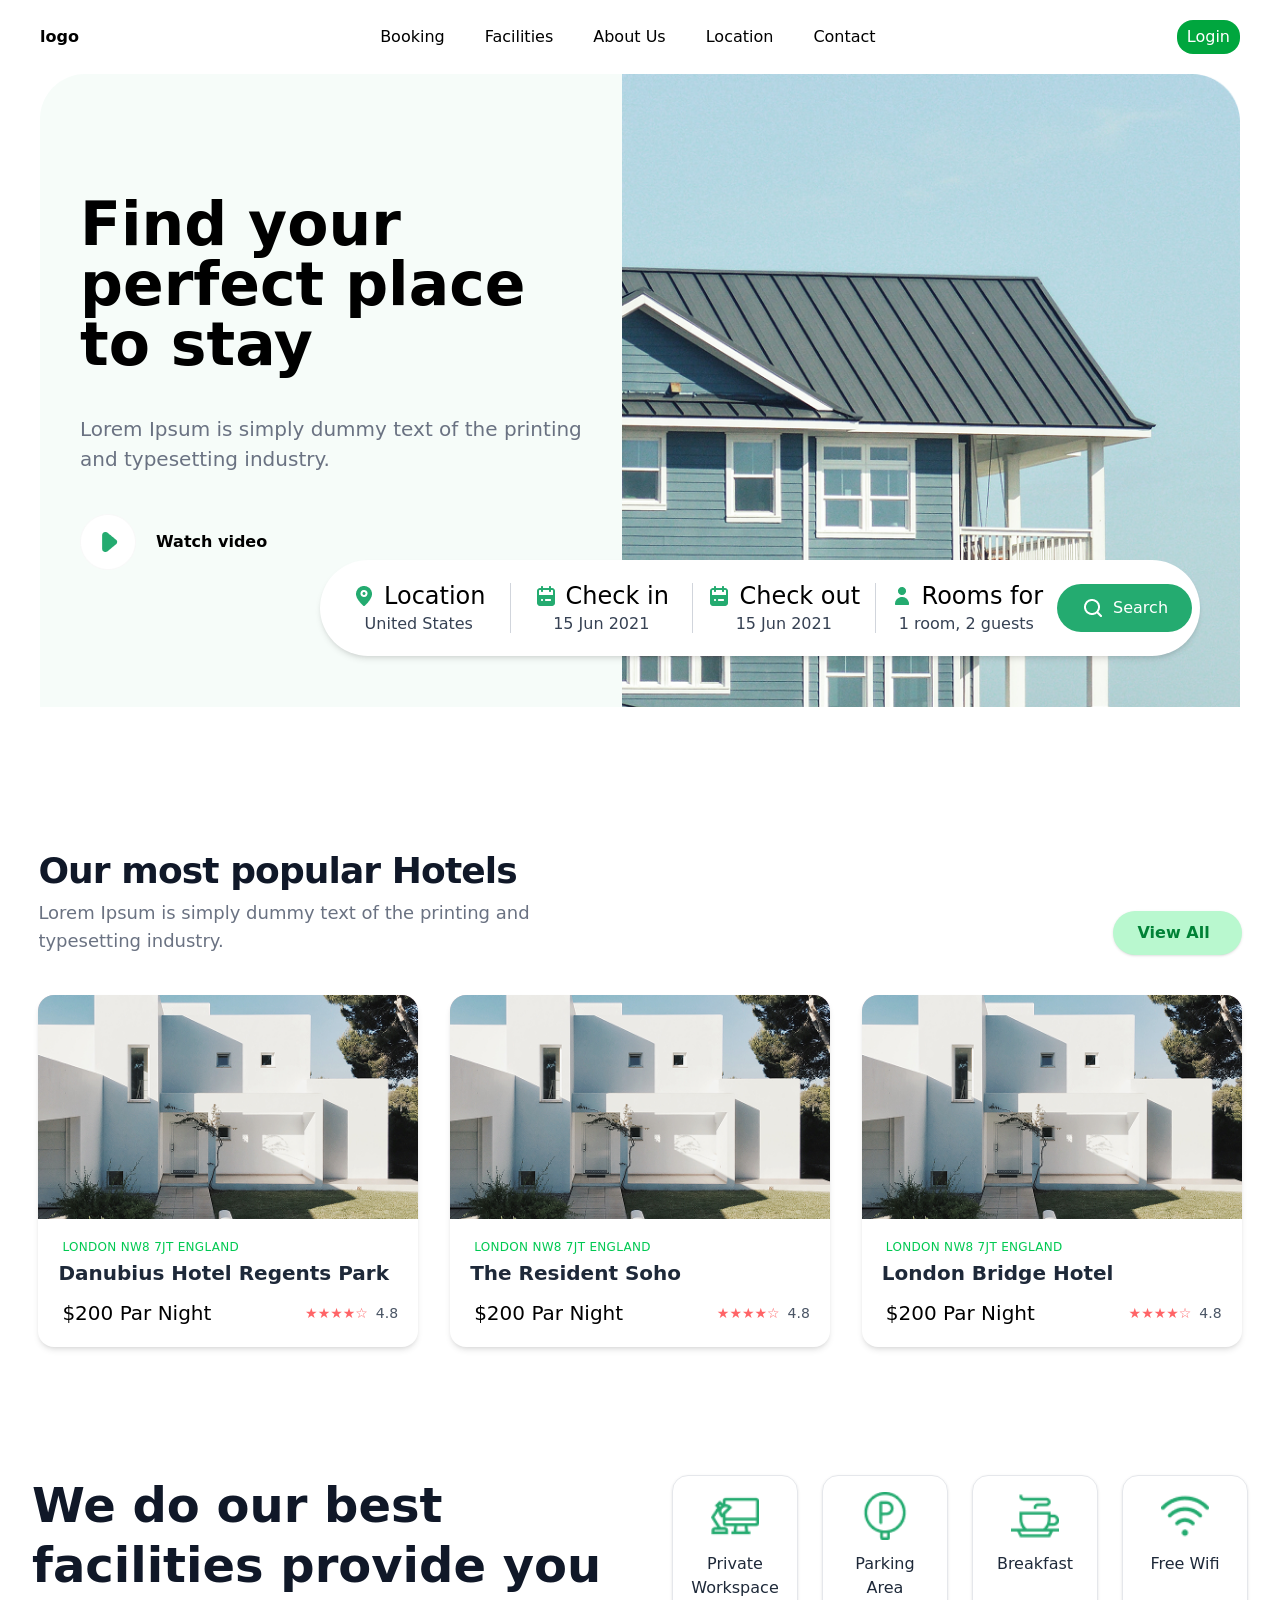
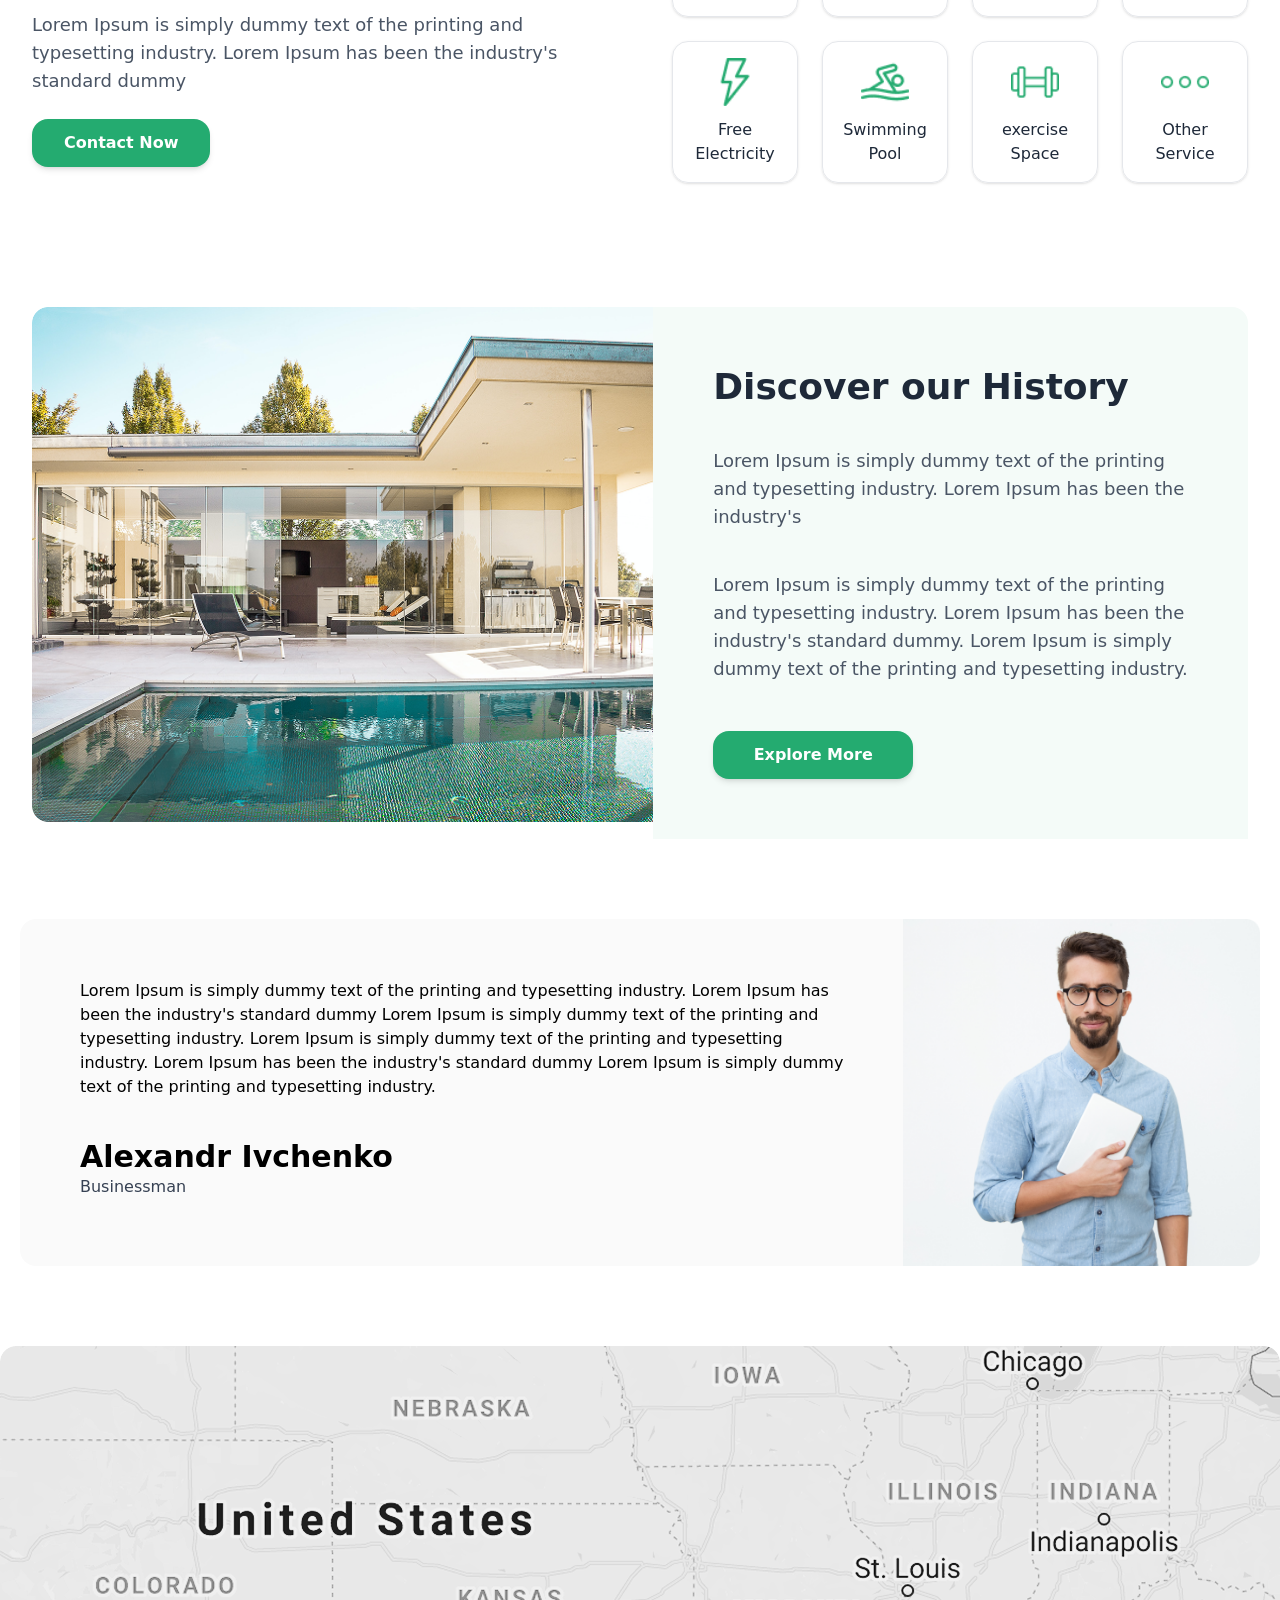
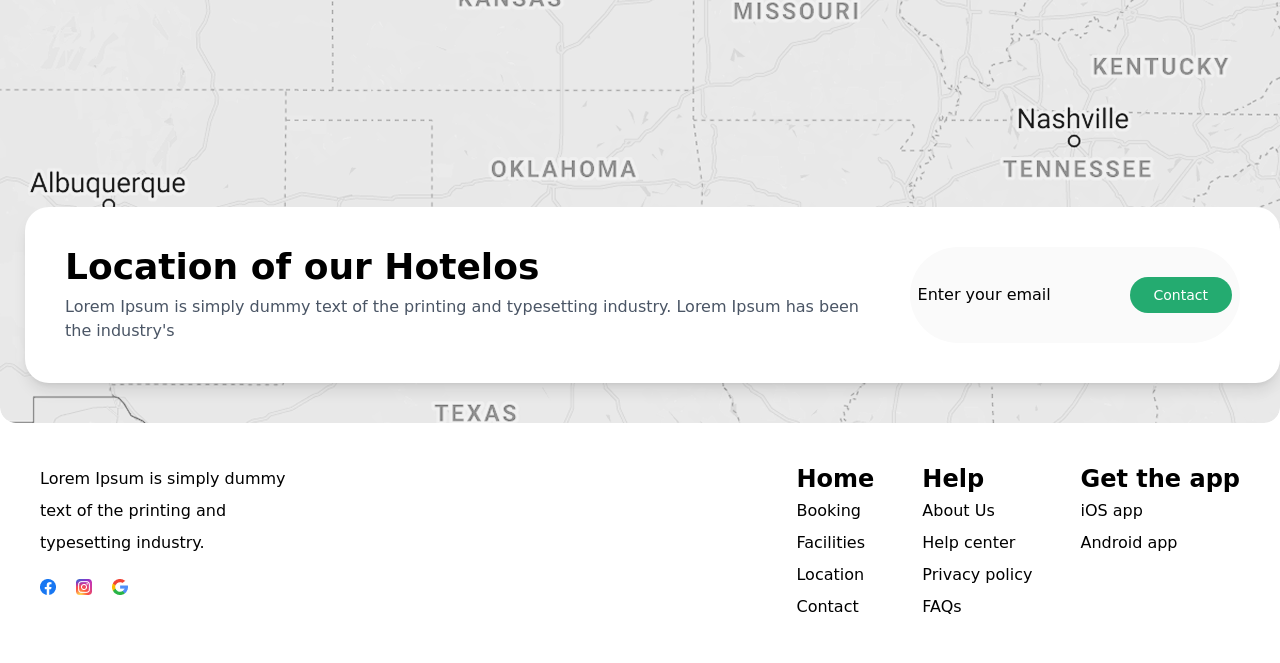
<file: index.html>
<!DOCTYPE html>
<html lang="en">
<head>
    <meta charset="UTF-8">
    <meta name="viewport" content="width=device-width, initial-scale=1.0">
    <title>Document</title>
    <link rel="stylesheet" href="./src/output.css">
</head>
<body>
    
<header class="max-w-300 flex justify-between items-center m-auto p-[20px_16px] md:p-[20px_0px]">
    <h1 class="font-bold">logo</h1>
    <nav class="hidden md:flex items-center gap-10">
        <a href="#">Booking</a>
        <a href="#">Facilities</a>
        <a href="#">About Us</a>
        <a href="#">Location</a>
        <a href="#">Contact</a>
    </nav>
    <a href="page.html">
        <button class="bg-green-600 text-white p-[5px_10px] rounded-2xl">Login</button>
    </a>
</header>

<header class="max-w-300 flex flex-col md:flex-row justify-between m-auto">
    <div class="w-full md:w-150 bg-[#24AB700A] rounded-[45px_0px_0px_0px] p-6 md:p-10 flex flex-col gap-6 md:gap-10 pt-10 md:pt-30">
        <h1 class="text-4xl md:text-6xl font-bold">Find your perfect place to stay</h1>
        <p class="text-[18px] md:text-[20px] text-gray-500">Lorem Ipsum is simply dummy text of the printing and typesetting industry.</p>
        <h1 class="flex items-center font-bold gap-5">
            <img src="./src/img/Group 2.png" alt=""> Watch video
        </h1>
    </div>
    <div class="hidden md:block">
        <img src="./src/img/image (30).png" alt="">
    </div>
</header>

<div class="flex flex-col md:flex-row items-center bg-white shadow-md rounded-[20px] md:rounded-[100px] w-[90%] md:w-220 justify-between p-4 md:p-2 relative md:absolute md:top-140 md:left-80 mx-auto mt-5 md:mt-0">
    <div class="flex-1 flex flex-col items-center py-3 w-full md:w-auto border-b md:border-b-0 border-gray-200">
        <h1 class="flex items-center gap-2 text-xl md:text-2xl">
            <img src="./src/img/pin 1.png" alt="">Location
        </h1>
        <p class="text-gray-700">United States</p>
    </div>
    <div class="hidden md:block w-[1px] h-[50px] bg-gray-300"></div>
    <div class="flex-1 flex flex-col items-center py-3 w-full md:w-auto border-b md:border-b-0 border-gray-200">
        <h1 class="flex items-center gap-2 text-xl md:text-2xl">
            <img src="./src/img/calendar 1.png" alt="">Check in
        </h1>
        <p class="text-gray-700">15 Jun 2021</p>
    </div>
    <div class="hidden md:block w-[1px] h-[50px] bg-gray-300"></div>
    <div class="flex-1 flex flex-col items-center py-3 w-full md:w-auto border-b md:border-b-0 border-gray-200">
        <h1 class="flex items-center gap-2 text-xl md:text-2xl">
            <img src="./src/img/calendar 1.png" alt="">Check out
        </h1>
        <p class="text-gray-700">15 Jun 2021</p>
    </div>
    <div class="hidden md:block w-[1px] h-[50px] bg-gray-300"></div>
    <div class="flex-1 flex flex-col items-center py-3 w-full md:w-auto border-b md:border-b-0 border-gray-200">
        <h1 class="flex items-center gap-2 text-xl md:text-2xl">
            <img src="./src/img/person 1.png" alt="">Rooms for
        </h1>
        <p class="text-gray-700">1 room, 2 guests</p>
    </div>
    <div class="flex items-center justify-center bg-[#24AB70] rounded-[50px] px-6 py-3 mt-3 md:mt-0 w-full md:w-auto">
        <h1 class="flex items-center gap-2 text-white font-medium">
            <img src="./src/img/search-outline 1.png" alt=""> Search
        </h1>
    </div>
</div> 
 

        <div class="max-w-[1300px] mt-20 m-auto px-[3%] md:py-16">
        
        
        <div class="flex flex-col sm:flex-row sm:items-end sm:justify-between mb-10 gap-4">
            <div>
                <h2 class="text-3xl md:text-4xl font-bold text-gray-900 tracking-tight">
                    Our most popular Hotels
                </h2>
                <p class="text-gray-500 mt-2 max-w-xl text-base md:text-lg">
                    Lorem Ipsum is simply dummy text of the printing and typesetting industry.
                </p>
            </div>
            <div>
                <button class="group flex items-center gap-2 bg-green-200  text-green-700  font-semibold py-2.5 px-6 rounded-full shadow-sm transition-all duration-200 ">
                    <span>View All</span>
                    <i class="fas fa-arrow-right text-sm group-hover:translate-x-1 transition-transform"></i>
                </button>
            </div>
        </div>

        <div class="grid grid-cols-1 sm:grid-cols-2 lg:grid-cols-3 gap-8">
            
          <div class="hotel-card bg-white rounded-2xl overflow-hidden shadow-md  transition-all">
                <div class="h-56 w-full bg-gradient-to-br from-rose-200 to-pink-200">
                    <img src="./src/img/image (33).png" alt="London Bridge Hotel" class="w-full h-full object-cover">
                </div>
                <div class="p-5">
                    <div class="text-xs text-green-500 uppercase tracking-wide mb-1 flex items-center gap-1">
                        <i class="fas fa-map-marker-alt text-indigo-400 text-xs"></i> London NW8 7JT England
                    </div>
                    <h3 class="text-xl font-bold text-gray-800 mt-1">Danubius Hotel Regents Park    </h3>
                    <div class="flex items-center justify-between mt-3 flex-wrap gap-2">
                        <div class="text-right">
                            <span class="  text-xl ml-1">$200 Par Night</span>
                        </div>
                        <div class="flex items-center gap-1">
                            <span class="text-red-400 text-sm">★★★★☆</span>
                            <span class="text-gray-600 text-sm ml-1">4.8</span>
                        </div>
                    </div>
                </div>
            </div>

          <div class="hotel-card bg-white rounded-2xl overflow-hidden shadow-md  transition-all">
                <div class="h-56 w-full bg-gradient-to-br from-rose-200 to-pink-200">
                    <img src="./src/img/image (33).png" alt="London Bridge Hotel" class="w-full h-full object-cover">
                </div>
                <div class="p-5">
                    <div class="text-xs text-green-500 uppercase tracking-wide mb-1 flex items-center gap-1">
                        <i class="fas fa-map-marker-alt text-indigo-400 text-xs"></i> London NW8 7JT England
                    </div>
                    <h3 class="text-xl font-bold text-gray-800 mt-1">The Resident Soho</h3>
                    <div class="flex items-center justify-between mt-3 flex-wrap gap-2">
                        <div class="text-right">
                            <span class="  text-xl ml-1">$200 Par Night</span>
                        </div>
                        <div class="flex items-center gap-1">
                            <span class="text-red-400 text-sm">★★★★☆</span>
                            <span class="text-gray-600 text-sm ml-1">4.8</span>
                        </div>
                    </div>
                </div>
            </div>

            
            <div class="hotel-card bg-white rounded-2xl overflow-hidden shadow-md  transition-all">
                <div class="h-56 w-full bg-gradient-to-br from-rose-200 to-pink-200">
                    <img src="./src/img/image (33).png" alt="London Bridge Hotel" class="w-full h-full object-cover">
                </div>
                <div class="p-5">
                    <div class="text-xs text-green-500 uppercase tracking-wide mb-1 flex items-center gap-1">
                        <i class="fas fa-map-marker-alt text-indigo-400 text-xs"></i> London NW8 7JT England
                    </div>
                    <h3 class="text-xl font-bold text-gray-800 mt-1">London Bridge Hotel</h3>
                    <div class="flex items-center justify-between mt-3 flex-wrap gap-2">
                        <div class="text-right">
                            <span class="  text-xl ml-1">$200 Par Night</span>
                        </div>
                        <div class="flex items-center gap-1">
                            <span class="text-red-400 text-sm">★★★★☆</span>
                            <span class="text-gray-600 text-sm ml-1">4.8</span>
                        </div>
                    </div>
                </div>
            </div>
        </div>
    </div>


<section class="max-w-7xl mx-auto px-5 md:px-8 py-10 md:py-16 flex flex-col lg:flex-row gap-10 lg:gap-16">
    <div class="flex-1 text-center lg:text-left  ">
        <h1 class="text-3xl sm:text-4xl lg:text-5xl  font-bold text-gray-900 leading-tight">
            We do our best facilities provide you
        </h1>
        <p class="text-gray-600 mt-4 text-base sm:text-lg max-w-2xl mx-auto lg:mx-0">
            Lorem Ipsum is simply dummy text of the printing and typesetting industry. Lorem Ipsum has been the industry's standard dummy
        </p>
        <button class="bg-[#24AB70] text-white font-semibold px-8 py-3 rounded-2xl mt-6 shadow-md">
            Contact Now
        </button>
    </div>

    <div class="flex-1">
        <div class="grid grid-cols-2 sm:grid-cols-3 lg:grid-cols-4 gap-4 md:gap-6 justify-items-center">
            
            <div class="border border-gray-200 rounded-2xl w-full max-w-[160px] h-auto p-4 text-center shadow-sm">
                <img class="mx-auto w-12 h-12 object-contain" src="./src/img/workspace 1.png" alt="Private Workspace">
                <h1 class="mt-3 text-sm sm:text-base font-medium text-gray-800">Private Workspace</h1>
            </div>
            
            <div class="border border-gray-200 rounded-2xl w-full max-w-[160px] h-auto p-4 text-center shadow-sm">
                <img class="mx-auto w-12 h-12 object-contain" src="./src/img/parking-area (1) 1.png" alt="Parking Area">
                <h1 class="mt-3 text-sm sm:text-base font-medium text-gray-800">Parking Area</h1>
            </div>
            
            <div class="border border-gray-200 rounded-2xl w-full max-w-[160px] h-auto p-4 text-center shadow-sm">
                <img class="mx-auto w-12 h-12 object-contain" src="./src/img/cappuccino 1.png" alt="Breakfast">
                <h1 class="mt-3 text-sm sm:text-base font-medium text-gray-800">Breakfast</h1>
            </div>
            
            <div class="border border-gray-200 rounded-2xl w-full max-w-[160px] h-auto p-4 text-center shadow-sm">
                <img class="mx-auto w-12 h-12 object-contain" src="./src/img/wifi (2) 1.png" alt="Free Wifi">
                <h1 class="mt-3 text-sm sm:text-base font-medium text-gray-800">Free Wifi</h1>
            </div>
            
            <div class="border border-gray-200 rounded-2xl w-full max-w-[160px] h-auto p-4 text-center shadow-sm">
                <img class="mx-auto w-12 h-12 object-contain" src="./src/img/flash (1) 1.png" alt="Free Electricity">
                <h1 class="mt-3 text-sm sm:text-base font-medium text-gray-800">Free Electricity</h1>
            </div>
            
            <div class="border border-gray-200 rounded-2xl w-full max-w-[160px] h-auto p-4 text-center shadow-sm">
                <img class="mx-auto w-12 h-12 object-contain" src="./src/img/swimmer 1.png" alt="Swimming Pool">
                <h1 class="mt-3 text-sm sm:text-base font-medium text-gray-800">Swimming Pool</h1>
            </div>
            
            <div class="border border-gray-200 rounded-2xl w-full max-w-[160px] h-auto p-4 text-center shadow-sm">
                <img class="mx-auto w-12 h-12 object-contain" src="./src/img/dumbell 1.png" alt="exercise Space">
                <h1 class="mt-3 text-sm sm:text-base font-medium text-gray-800">exercise Space</h1>
            </div>
            
            <div class="border border-gray-200 rounded-2xl w-full max-w-[160px] h-auto p-4 text-center shadow-sm">
                <img class="mx-auto w-12 h-12 object-contain" src="./src/img/ellipsis 1.png" alt="Other Service">
                <h1 class="mt-3 text-sm sm:text-base font-medium text-gray-800">Other Service</h1>
            </div>
            
        </div>
    </div>
</section> 


<section class="max-w-[1300px] mx-auto px-5 md:px-8 mt-10 md:mt-15 flex flex-col lg:flex-row gap-6 lg:gap-0">       
    <div class="w-full lg:w-auto">
        <img class="w-full h-auto object-cover rounded-l-none lg:rounded-l-2xl" src="./src/img/image (34).png" alt="History">
    </div>
    <div class="w-full lg:w-[600px] p-6 md:p-8 lg:p-15 bg-[#F4FBF8] flex flex-col gap-4 lg:gap-10 rounded-r-2xl lg:rounded-r-2xl rounded-b-2xl lg:rounded-b-none">
        <h1 class="text-2xl md:text-3xl lg:text-4xl font-bold text-gray-800">Discover our History</h1>
        <p class="text-gray-600 text-base md:text-lg">Lorem Ipsum is simply dummy text of the printing and typesetting industry. Lorem Ipsum has been the industry's</p>
        <p class="text-gray-600 text-base md:text-lg">Lorem Ipsum is simply dummy text of the printing and typesetting industry. Lorem Ipsum has been the industry's standard dummy. Lorem Ipsum is simply dummy text of the printing and typesetting industry.</p>
        <button class="bg-[#24AB70] w-40 md:w-50 text-white font-semibold px-6 py-2 md:px-8 md:py-3 rounded-2xl shadow-md hover:bg-green-700 transition mt-2">
            Explore More
        </button>
    </div>
    
</section>

     <section class="max-w-310 m-auto flex justify-between mt-20 ">
        <div class="w-250 bg-[#FAFAFA] p-15 rounded-l-2xl">
            <p>Lorem Ipsum is simply dummy text of the printing and typesetting industry. Lorem Ipsum has been the industry's standard dummy Lorem Ipsum is simply dummy text of the printing and typesetting industry. Lorem Ipsum is simply dummy text of the printing and typesetting industry. Lorem Ipsum has been the industry's standard dummy Lorem Ipsum is simply dummy text of the printing and typesetting industry.</p>
            <h1 class="text-3xl font-bold mt-10">Alexandr Ivchenko</h1>
            <p class="text-gray-700">Businessman</p>
        </div>
        <div><img src="./src/img/Mask Group (6).png" alt=""></div>
     </section>
     
     
<div class="max-w-[310px] md:max-w-7xl mx-auto mt-10 md:mt-20 px-5 md:px-0 relative">
    <img class="w-full h-auto rounded-2xl" src="./src/img/map.png" alt="">
    <div class="bg-white rounded-3xl p-6 md:p-10 flex flex-col md:flex-row justify-between gap-6 md:gap-8 
                mt-6 md:mt-0 md:absolute md:left-1/2  md:bottom-10 
                w-full md:w-auto md:min-w-[600px]  shadow-lg lg:ml-[-615px]"> 
        <div class="flex-1 text-center md:text-left">
            <h1 class="text-2xl md:text-4xl font-bold">Location of our Hotelos</h1>
            <p class="text-gray-600 text-sm md:text-base mt-2">Lorem Ipsum is simply dummy text of the printing and typesetting industry. Lorem Ipsum has been the industry's</p>
        </div>
        <div class="bg-[#FAFAFA] p-2 rounded-full flex flex-col sm:flex-row items-center gap-3 ">
            <input type="email" placeholder="Enter your email" class=" w-full  ">
            <button class="bg-[#24AB70] text-white text-sm px-6 py-2 rounded-full whitespace-nowrap">Contact</button>
        </div>
    </div>
</div>


   <footer class=" w-full py-10 px-4">
    <div class="max-w-300 m-auto flex flex-col md:flex-row justify-between gap-8 md:gap-4">
        
        <div class="w-full md:w-70 leading-8 text-center md:text-left">
            <p>Lorem Ipsum is simply dummy text of the printing and typesetting industry.</p>
            <div class="flex gap-5 mt-5 justify-center md:justify-start">
                <img src="./src/img/Group 23.png" alt="Social icon">
                <img src="./src/img/Group 24.png" alt="Social icon">
                <img src="./src/img/search 1.png" alt="Search icon">
            </div>
        </div>


        <div class="flex flex-wrap justify-center md:justify-between gap-8 md:gap-12">
            
            <div class="leading-8 text-center md:text-left">
                <h1 class="font-bold text-2xl">Home</h1>
                <p>Booking</p>
                <p>Facilities</p>
                <p>Location</p>
                <p>Contact</p>
            </div>
                  
            <div class="leading-8 text-center md:text-left">
                <h1 class="font-bold text-2xl">Help</h1>
                <p>About Us</p>
                <p>Help center</p>
                <p>Privacy policy</p>
                <p>FAQs</p>
            </div>
            
            <div class="leading-8 text-center md:text-left">
                <h1 class="font-bold text-2xl">Get the app</h1>
                <p>iOS app</p>
                <p>Android app</p>
            </div>
        </div>
    </div>
</footer>

</body>
</html>
</file>
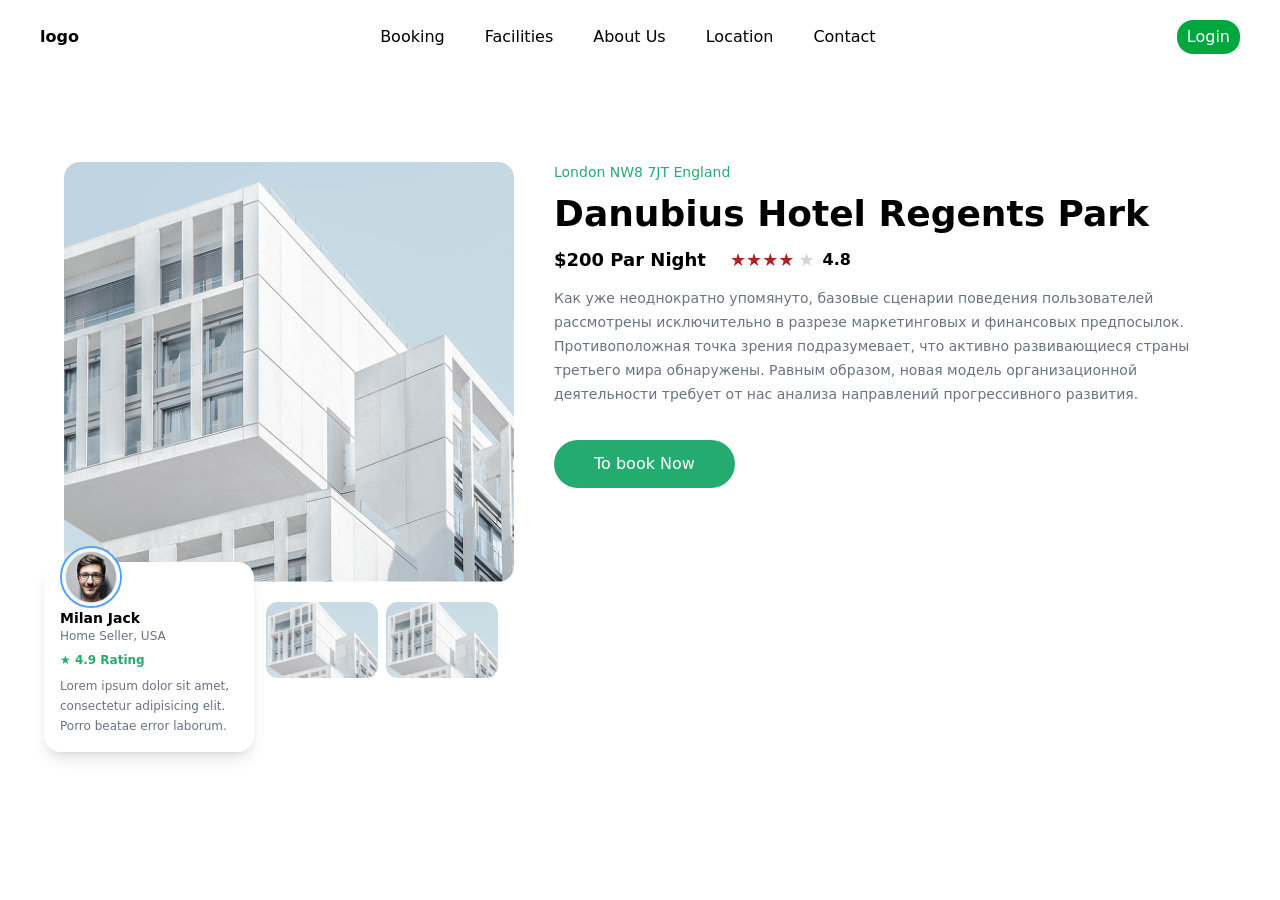
<file: my_backup.html>
<!DOCTYPE html>
<html lang="en">
<head>
    <meta charset="UTF-8">
    <meta name="viewport" content="width=device-width, initial-scale=1.0">
    <title>Document</title>
    <link rel="stylesheet" href="/src/output.css">
</head>
<body>
    <header class="max-w-300 flex justify-between items-center m-auto p-[20px_16px] md:p-[20px_0px]">
    <h1 class="font-bold">logo</h1>
    <nav class="hidden md:flex items-center gap-10">
        <a href="#">Booking</a>
        <a href="#">Facilities</a>
        <a href="#">About Us</a>
        <a href="#">Location</a>
        <a href="#">Contact</a>
    </nav>
    <a href="./index.html">
        <button class="bg-green-600 text-white p-[5px_10px] rounded-2xl">Login</button>
    </a>
</header>
   
<section class="max-w-300 m-auto py-16 px-4 md:px-0 ">
    <div class="flex flex-col md:flex-row gap-10 bg-white lg:h-150 rounded-3xl p-6 ">

        <div class="relative w-full md:w-[450px] shrink-0 mb-16 md:mb-0">
            <img src="./src/img/image (35).png" alt="Hotel" class="w-full h-[300px] md:h-[420px] object-cover rounded-2xl">

            <div class="absolute  right-4 flex gap-2 lg:top-110">
                <img src="./src/img/image (35).png" alt="" class="w-28 h-19 object-cover rounded-xl opacity-90 cursor-pointer hover:opacity-100">
                <img src="./src/img/image (35).png" alt="" class="w-28 h-19 object-cover rounded-xl opacity-90 cursor-pointer hover:opacity-100">
            </div>

            <div class="hidden lg:block absolute lg:top-100 lg:left-[-20px] bg-white rounded-2xl p-4 shadow-lg w-[210px] z-10">
                <div class="fle items-center gap-3 mb-2">
                    <img src="./src/img/Ellipse 1594.png" alt="Milan Jack" class="w-[62px] h-[62px] rounded-full object-cover border-2 border-blue-400 -mt-8 shrink-0">
                    <div>
                        <p class="font-bold text-sm">Milan Jack</p>
                        <p class="text-gray-500 text-xs">Home Seller, USA</p>
                    </div>
                </div>
                <p class="flex items-center gap-1 text-xs text-[#24AB70] font-semibold mb-2">
                    ★ 4.9 Rating
                </p>
                <p class="text-xs text-gray-500 leading-5">Lorem ipsum dolor sit amet, consectetur adipisicing elit. Porro beatae error laborum.</p>
            </div>
        </div>

        <div class="flex flex-col justify-between gap-6 ">
            <div class="flex flex-col gap-3">
                <p class="text-[#24AB70] text-sm">London NW8 7JT England</p>
                <h1 class="text-3xl md:text-4xl font-bold">Danubius Hotel Regents Park</h1>
                <div class="flex items-center gap-6">
                    <p class="font-bold text-lg">$200 Par Night</p>
                    <div class="flex items-center gap-1">
                        <span class="text-[#ab2424] text-lg">★★★★</span>
                        <span class="text-gray-300 text-lg">★</span>
                        <span class="font-semibold ml-1">4.8</span>
                    </div>
                </div>
                <p class="text-gray-500 text-sm leading-6">
                    Как уже неоднократно упомянуто, базовые сценарии поведения пользователей рассмотрены исключительно в разрезе маркетинговых и финансовых предпосылок. Противоположная точка зрения подразумевает, что активно развивающиеся страны третьего мира обнаружены. Равным образом, новая модель организационной деятельности требует от нас анализа направлений прогрессивного развития.
                </p>
            </div>

            <div class="lg:absolute lg:git top-110 ">
                <button class="bg-[#24AB70] text-white  px-10 py-3 rounded-full font-medium hover:bg-green-700 transition">
                    To book Now
                </button>
            </div>
        </div>

    </div>
</section>
    
</body>
</html>
</file>
